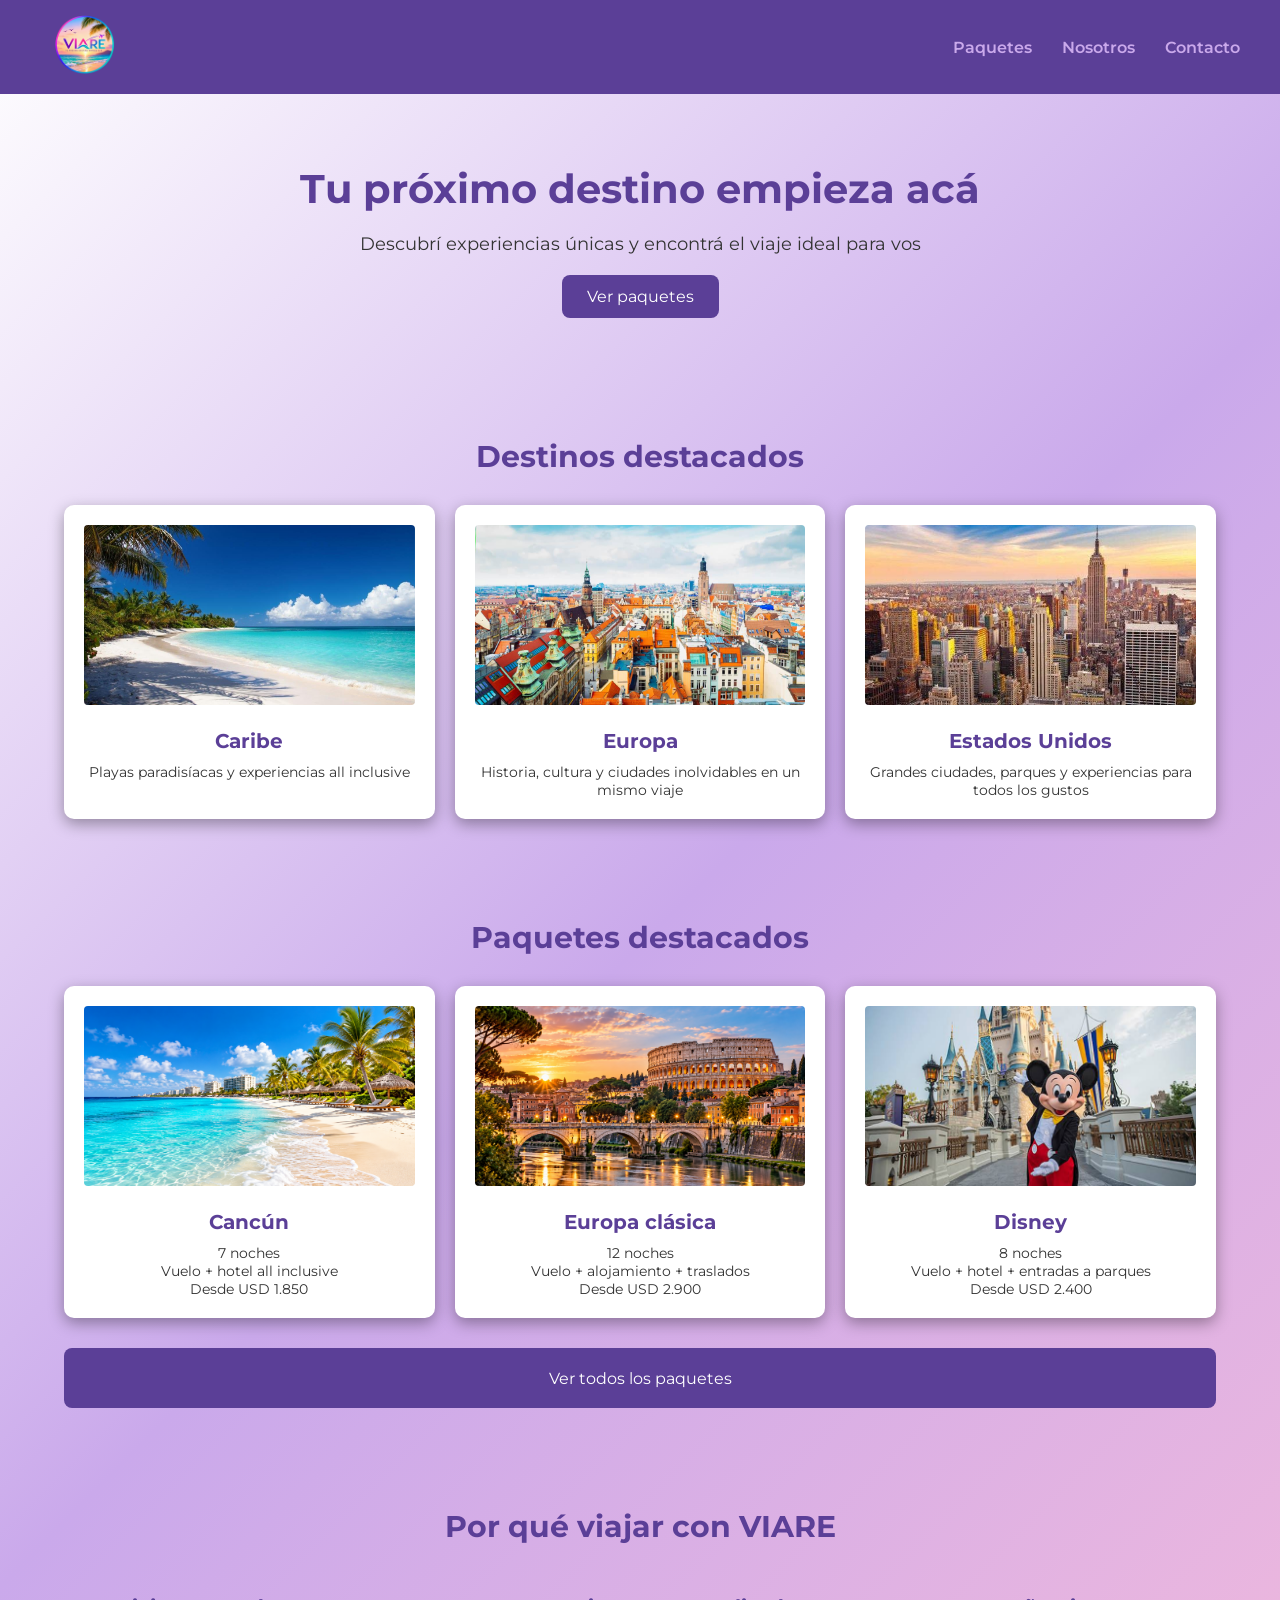
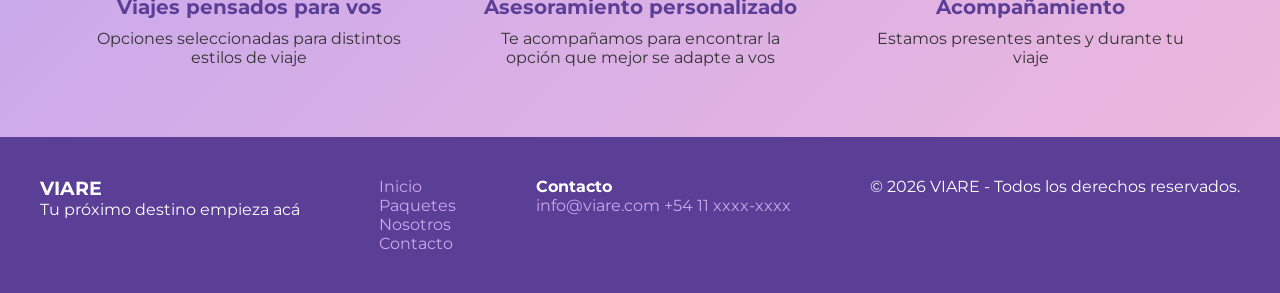
<file: index.html>
<!doctype html>
<html lang="es">
  <head>
    <meta charset="UTF-8" />
    <meta name="viewport" content="width=device-width, initial-scale=1.0" />

    <link rel="preconnect" href="https://fonts.googleapis.com" />
    <link rel="preconnect" href="https://fonts.gstatic.com" crossorigin />

    <link
      href="https://fonts.googleapis.com/css2?family=Montserrat:ital,wght@0,100..900;1,100..900&display=swap"
      rel="stylesheet"
    />

    <link rel="stylesheet" href="./css/styles.css" />

    <title>Viare | tu próximo destino</title>
  </head>
  <body>
    <header>
      <div>
        <a href="./index.html">
          <img src="./img/logo.png" alt="Logo Viare" />
        </a>
      </div>

      <nav>
        <ul>
          <li><a href="./pages/paquetes.html">Paquetes</a></li>
          <li><a href="./pages/nosotros.html">Nosotros</a></li>
          <li><a href="./pages/contacto.html">Contacto</a></li>
        </ul>
      </nav>
    </header>

    <main>
      <section class="hero">
        <h1>Tu próximo destino empieza acá</h1>
        <p>Descubrí experiencias únicas y encontrá el viaje ideal para vos</p>
        <a href="./pages/paquetes.html">Ver paquetes</a>
      </section>

      <section class="destinos">
        <h2>Destinos destacados</h2>
        <div class="tarjetas">
          <article>
            <img src="./img/caribe.jpg" alt="Playa del Caribe" />
            <h3>Caribe</h3>
            <p>Playas paradisíacas y experiencias all inclusive</p>
          </article>

          <article>
            <img src="./img/europa.jpg" alt="Destino turístico de Europa" />
            <h3>Europa</h3>
            <p>Historia, cultura y ciudades inolvidables en un mismo viaje</p>
          </article>

          <article>
            <img
              src="./img/estados-unidos.jpg"
              alt="Destino turístico de Estados Unidos"
            />
            <h3>Estados Unidos</h3>
            <p>
              Grandes ciudades, parques y experiencias para todos los gustos
            </p>
          </article>
        </div>
      </section>

      <section class="paquetes-destacados">
        <h2>Paquetes destacados</h2>
        <div class="tarjetas">
          <article>
            <img src="./img/cancun.png" alt="Playa de Cancún" />
            <h3>Cancún</h3>
            <p>7 noches</p>
            <p>Vuelo + hotel all inclusive</p>
            <p>Desde USD 1.850</p>
          </article>

          <article>
            <img src="./img/europa-clasica.png" alt="Viaje por Europa" />
            <h3>Europa clásica</h3>
            <p>12 noches</p>
            <p>Vuelo + alojamiento + traslados</p>
            <p>Desde USD 2.900</p>
          </article>

          <article>
            <img src="./img/disney.jpg" alt="Parques de Disney" />
            <h3>Disney</h3>
            <p>8 noches</p>
            <p>Vuelo + hotel + entradas a parques</p>
            <p>Desde USD 2.400</p>
          </article>
        </div>
        <a href="./pages/paquetes.html">Ver todos los paquetes</a>
      </section>

      <section class="beneficios">
        <h2>Por qué viajar con VIARE</h2>
        <div class="beneficios-contenedor">
          <div>
            <h3>Viajes pensados para vos</h3>
            <p>Opciones seleccionadas para distintos estilos de viaje</p>
          </div>

          <div>
            <h3>Asesoramiento personalizado</h3>
            <p>
              Te acompañamos para encontrar la opción que mejor se adapte a vos
            </p>
          </div>

          <div>
            <h3>Acompañamiento</h3>
            <p>Estamos presentes antes y durante tu viaje</p>
          </div>
        </div>
      </section>
    </main>

    <footer>
      <div>
        <h3>VIARE</h3>
        <p>Tu próximo destino empieza acá</p>
      </div>

      <nav>
        <ul>
          <li><a href="./index.html">Inicio</a></li>
          <li><a href="./pages/paquetes.html">Paquetes</a></li>
          <li><a href="./pages/nosotros.html">Nosotros</a></li>
          <li><a href="./pages/contacto.html">Contacto</a></li>
        </ul>
      </nav>

      <div>
        <h4>Contacto</h4>
        <a href="mailto:info@viare.com">info@viare.com</a>
        <a href="tel:+5411xxxxxxxx">+54 11 xxxx-xxxx</a>
      </div>

      <p>© 2026 VIARE - Todos los derechos reservados.</p>
    </footer>
  </body>
</html>
</file>
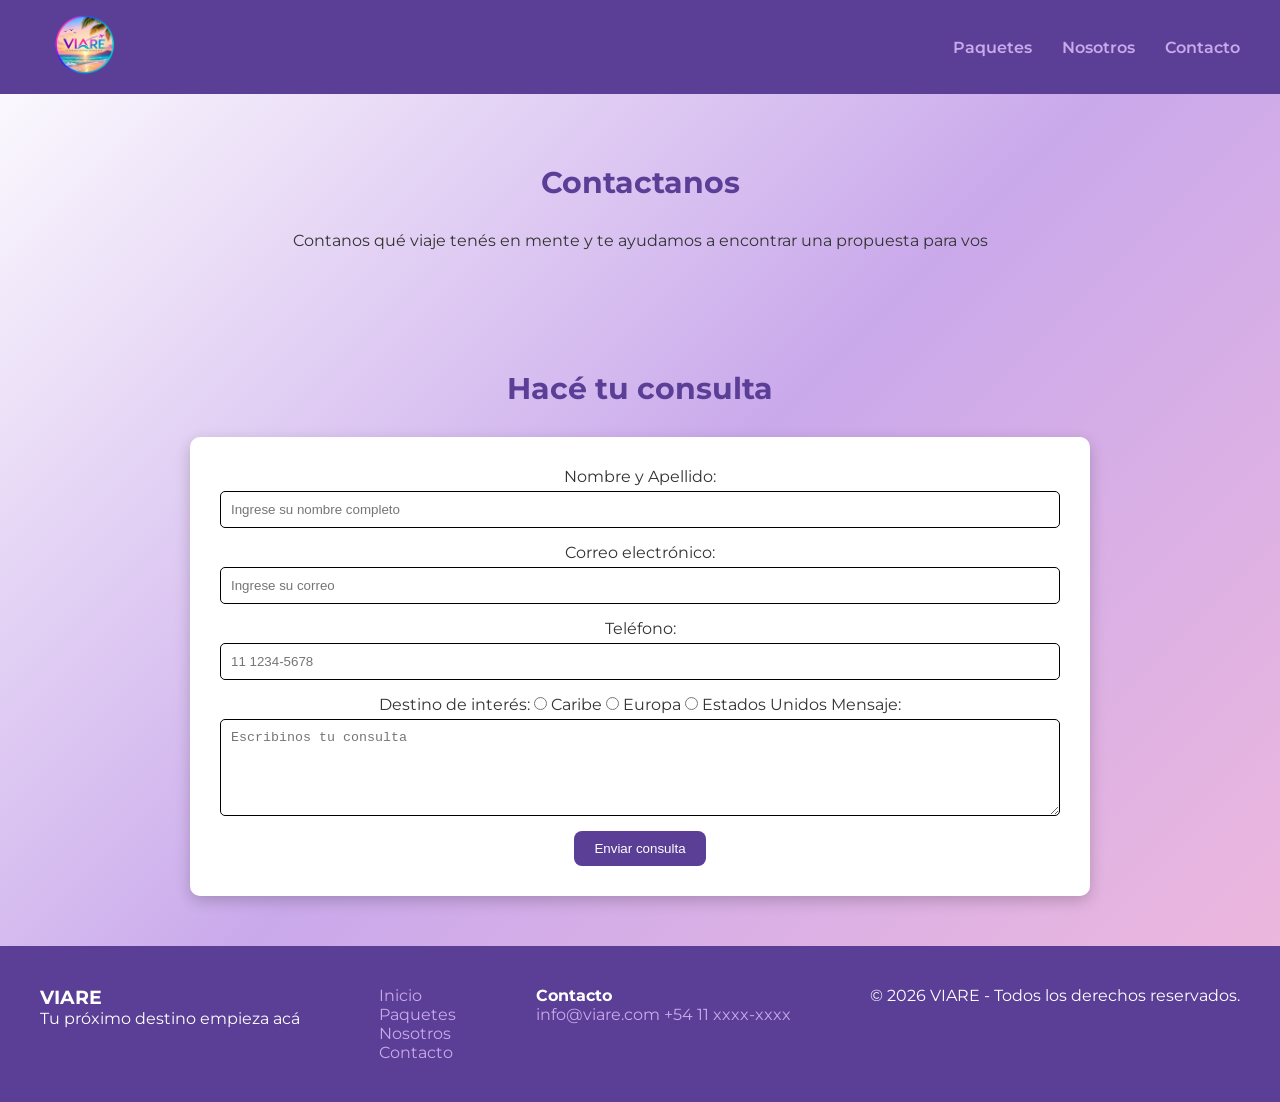
<file: pages/contacto.html>
<!doctype html>
<html lang="es">
  <head>
    <meta charset="UTF-8" />
    <meta name="viewport" content="width=device-width, initial-scale=1.0" />

    <link rel="preconnect" href="https://fonts.googleapis.com" />
    <link rel="preconnect" href="https://fonts.gstatic.com" crossorigin />

    <link
      href="https://fonts.googleapis.com/css2?family=Montserrat:ital,wght@0,100..900;1,100..900&display=swap"
      rel="stylesheet"
    />

    <link rel="stylesheet" href="../css/styles.css" />
    <title>Viare | Contacto</title>
  </head>
  <body>
    <header>
      <div>
        <a href="../index.html">
          <img src="../img/logo.png" alt="Logo Viare" />
        </a>
      </div>

      <nav>
        <ul>
          <li><a href="./paquetes.html">Paquetes</a></li>
          <li><a href="./nosotros.html">Nosotros</a></li>
          <li><a href="./contacto.html">Contacto</a></li>
        </ul>
      </nav>
    </header>
    <main>
      <section class="presentacion">
        <h1>Contactanos</h1>
        <p>
          Contanos qué viaje tenés en mente y te ayudamos a encontrar una
          propuesta para vos
        </p>
      </section>
      <section class="contacto-form">
        <h2>Hacé tu consulta</h2>

        <form action="./gracias.html" method="get" target="_self">
          <fieldset>
            <label for="nombre">Nombre y Apellido:</label>
            <input
              type="text"
              id="nombre"
              name="nombre"
              placeholder="Ingrese su nombre completo"
              required
            />

            <label for="email">Correo electrónico:</label>
            <input
              type="email"
              id="email"
              name="email"
              placeholder="Ingrese su correo"
              required
            />

            <label for="telefono">Teléfono:</label>
            <input
              type="tel"
              id="telefono"
              name="telefono"
              pattern="[0-9]+"
              placeholder="11 1234-5678"
              required
            />

            <label for="destino">Destino de interés:</label>
            <input type="radio" id="caribe" name="destino" value="caribe" />
            <label for="caribe">Caribe</label>

            <input type="radio" id="europa" name="destino" value="europa" />
            <label for="europa">Europa</label>

            <input
              type="radio"
              id="estados-unidos"
              name="destino"
              value="estados-unidos"
            />
            <label for="estados-unidos">Estados Unidos</label>

            <label for="mensaje">Mensaje:</label>
            <textarea
              id="mensaje"
              name="mensaje"
              rows="5"
              placeholder="Escribinos tu consulta"
              required
            ></textarea>

            <input type="submit" value="Enviar consulta" />
          </fieldset>
        </form>
      </section>
    </main>

    <footer>
      <div>
        <h3>VIARE</h3>
        <p>Tu próximo destino empieza acá</p>
      </div>

      <nav>
        <ul>
          <li><a href="../index.html">Inicio</a></li>
          <li><a href="./paquetes.html">Paquetes</a></li>
          <li><a href="./nosotros.html">Nosotros</a></li>
          <li><a href="./contacto.html">Contacto</a></li>
        </ul>
      </nav>

      <div>
        <h4>Contacto</h4>
        <a href="mailto:info@viare.com">info@viare.com</a>
        <a href="tel:+5411xxxxxxxx">+54 11 xxxx-xxxx</a>
      </div>

      <p>© 2026 VIARE - Todos los derechos reservados.</p>
    </footer>
  </body>
</html>
</file>
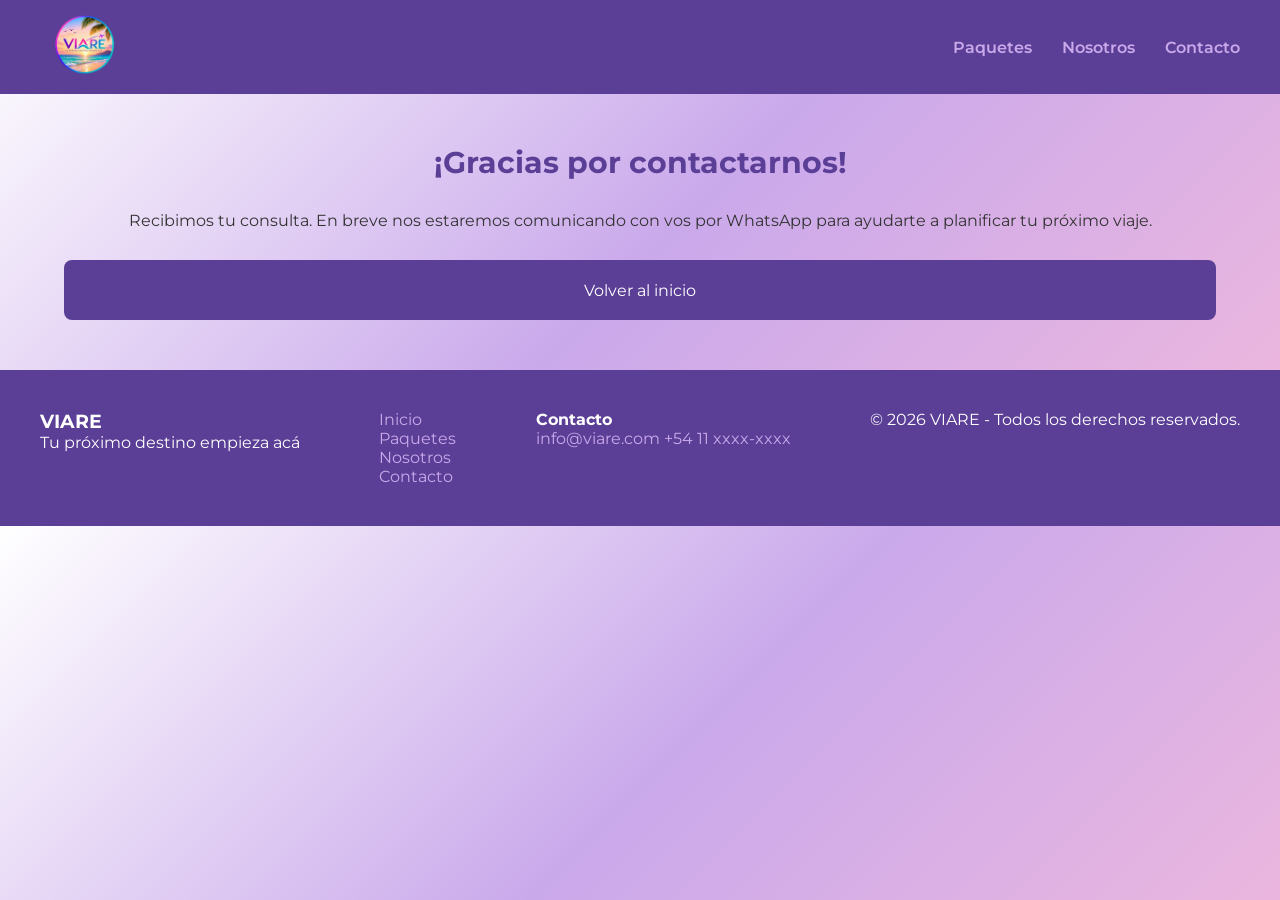
<file: pages/gracias.html>
<!doctype html>
<html lang="es">
  <head>
    <meta charset="UTF-8" />
    <meta name="viewport" content="width=device-width, initial-scale=1.0" />

    <link rel="preconnect" href="https://fonts.googleapis.com" />
    <link rel="preconnect" href="https://fonts.gstatic.com" crossorigin />

    <link
      href="https://fonts.googleapis.com/css2?family=Montserrat:ital,wght@0,100..900;1,100..900&display=swap"
      rel="stylesheet"
    />

    <link rel="stylesheet" href="../css/styles.css" />
    <title>Viare | Contacto</title>
  </head>
  <body>
    <header>
      <div>
        <a href="../index.html">
          <img src="../img/logo.png" alt="Logo Viare" />
        </a>
      </div>

      <nav>
        <ul>
          <li><a href="./paquetes.html">Paquetes</a></li>
          <li><a href="./nosotros.html">Nosotros</a></li>
          <li><a href="./contacto.html">Contacto</a></li>
        </ul>
      </nav>
    </header>
    <main>
      <section class="gracias">
        <h1>¡Gracias por contactarnos!</h1>

        <p>
          Recibimos tu consulta. En breve nos estaremos comunicando con vos por
          WhatsApp para ayudarte a planificar tu próximo viaje.
        </p>

        <a href="../index.html">Volver al inicio</a>
      </section>
    </main>

    <footer>
      <div>
        <h3>VIARE</h3>
        <p>Tu próximo destino empieza acá</p>
      </div>

      <nav>
        <ul>
          <li><a href="../index.html">Inicio</a></li>
          <li><a href="./paquetes.html">Paquetes</a></li>
          <li><a href="./nosotros.html">Nosotros</a></li>
          <li><a href="./contacto.html">Contacto</a></li>
        </ul>
      </nav>

      <div>
        <h4>Contacto</h4>
        <a href="mailto:info@viare.com">info@viare.com</a>
        <a href="tel:+5411xxxxxxxx">+54 11 xxxx-xxxx</a>
      </div>

      <p>© 2026 VIARE - Todos los derechos reservados.</p>
    </footer>
  </body>
</html>
</file>
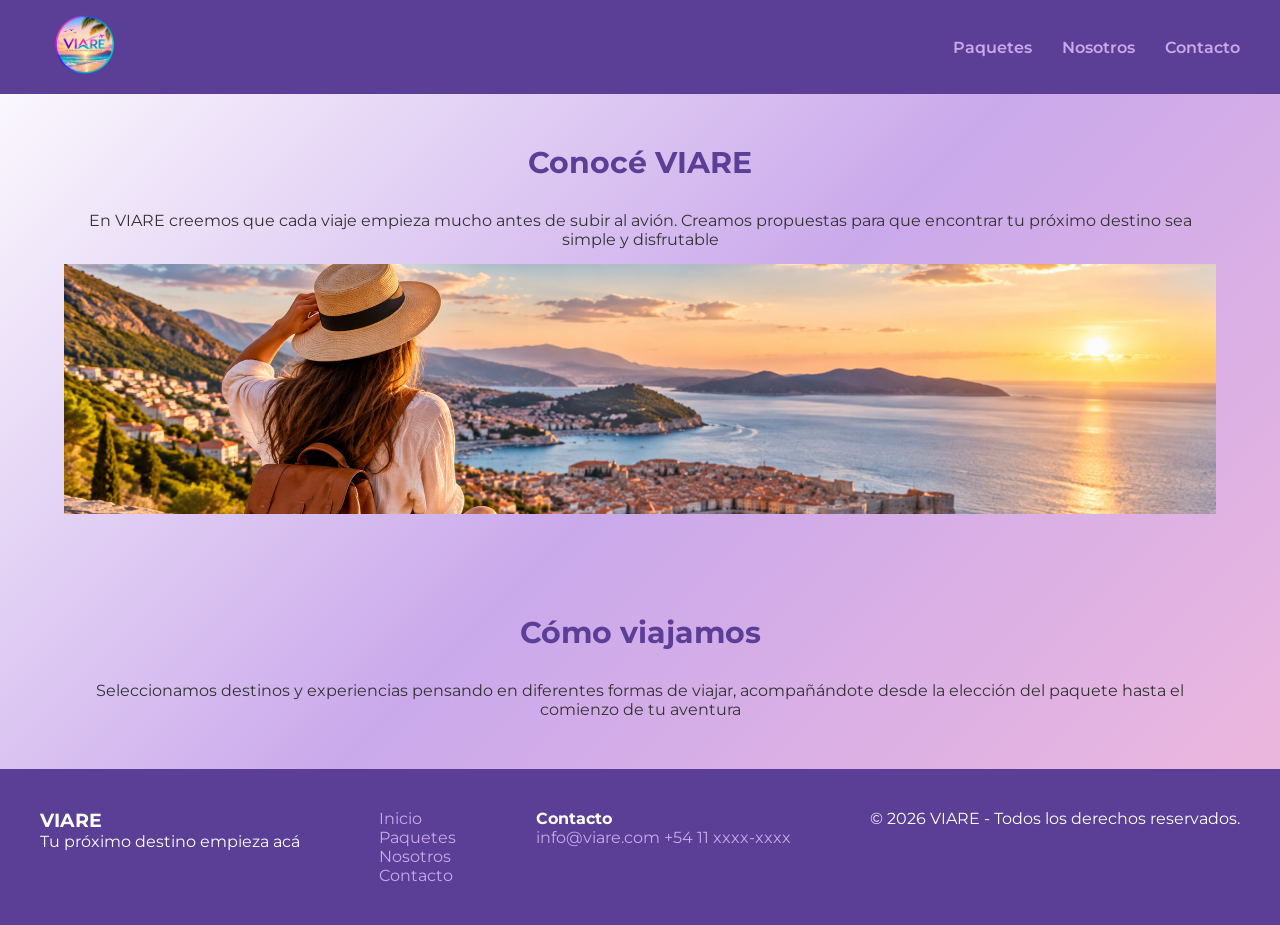
<file: pages/nosotros.html>
<!doctype html>
<html lang="es">
  <head>
    <meta charset="UTF-8" />
    <meta name="viewport" content="width=device-width, initial-scale=1.0" />

    <link rel="preconnect" href="https://fonts.googleapis.com" />
    <link rel="preconnect" href="https://fonts.gstatic.com" crossorigin />

    <link
      href="https://fonts.googleapis.com/css2?family=Montserrat:ital,wght@0,100..900;1,100..900&display=swap"
      rel="stylesheet"
    />

    <link rel="stylesheet" href="../css/styles.css" />

    <title>Viare | Nosotros</title>
  </head>
  <body>
    <header>
      <div>
        <a href="../index.html">
          <img src="../img/logo.png" alt="Logo Viare" />
        </a>
      </div>

      <nav>
        <ul>
          <li><a href="./paquetes.html">Paquetes</a></li>
          <li><a href="./nosotros.html">Nosotros</a></li>
          <li><a href="./contacto.html">Contacto</a></li>
        </ul>
      </nav>
    </header>
    <main>
      <section class="nosotros">
        <h1>Conocé VIARE</h1>
        <p>
          En VIARE creemos que cada viaje empieza mucho antes de subir al avión.
          Creamos propuestas para que encontrar tu próximo destino sea simple y
          disfrutable
        </p>

        <img src="../img/nosotros.png" alt="Experiencia de viaje" />
      </section>
      <section class="nosotros-viajes">
        <h2>Cómo viajamos</h2>
        <p>
          Seleccionamos destinos y experiencias pensando en diferentes formas de
          viajar, acompañándote desde la elección del paquete hasta el comienzo
          de tu aventura
        </p>
      </section>
    </main>
    <footer>
      <div>
        <h3>VIARE</h3>
        <p>Tu próximo destino empieza acá</p>
      </div>

      <nav>
        <ul>
          <li><a href="../index.html">Inicio</a></li>
          <li><a href="./paquetes.html">Paquetes</a></li>
          <li><a href="./nosotros.html">Nosotros</a></li>
          <li><a href="./contacto.html">Contacto</a></li>
        </ul>
      </nav>

      <div>
        <h4>Contacto</h4>
        <a href="mailto:info@viare.com">info@viare.com</a>
        <a href="tel:+5411xxxxxxxx">+54 11 xxxx-xxxx</a>
      </div>

      <p>© 2026 VIARE - Todos los derechos reservados.</p>
    </footer>
  </body>
</html>
</file>
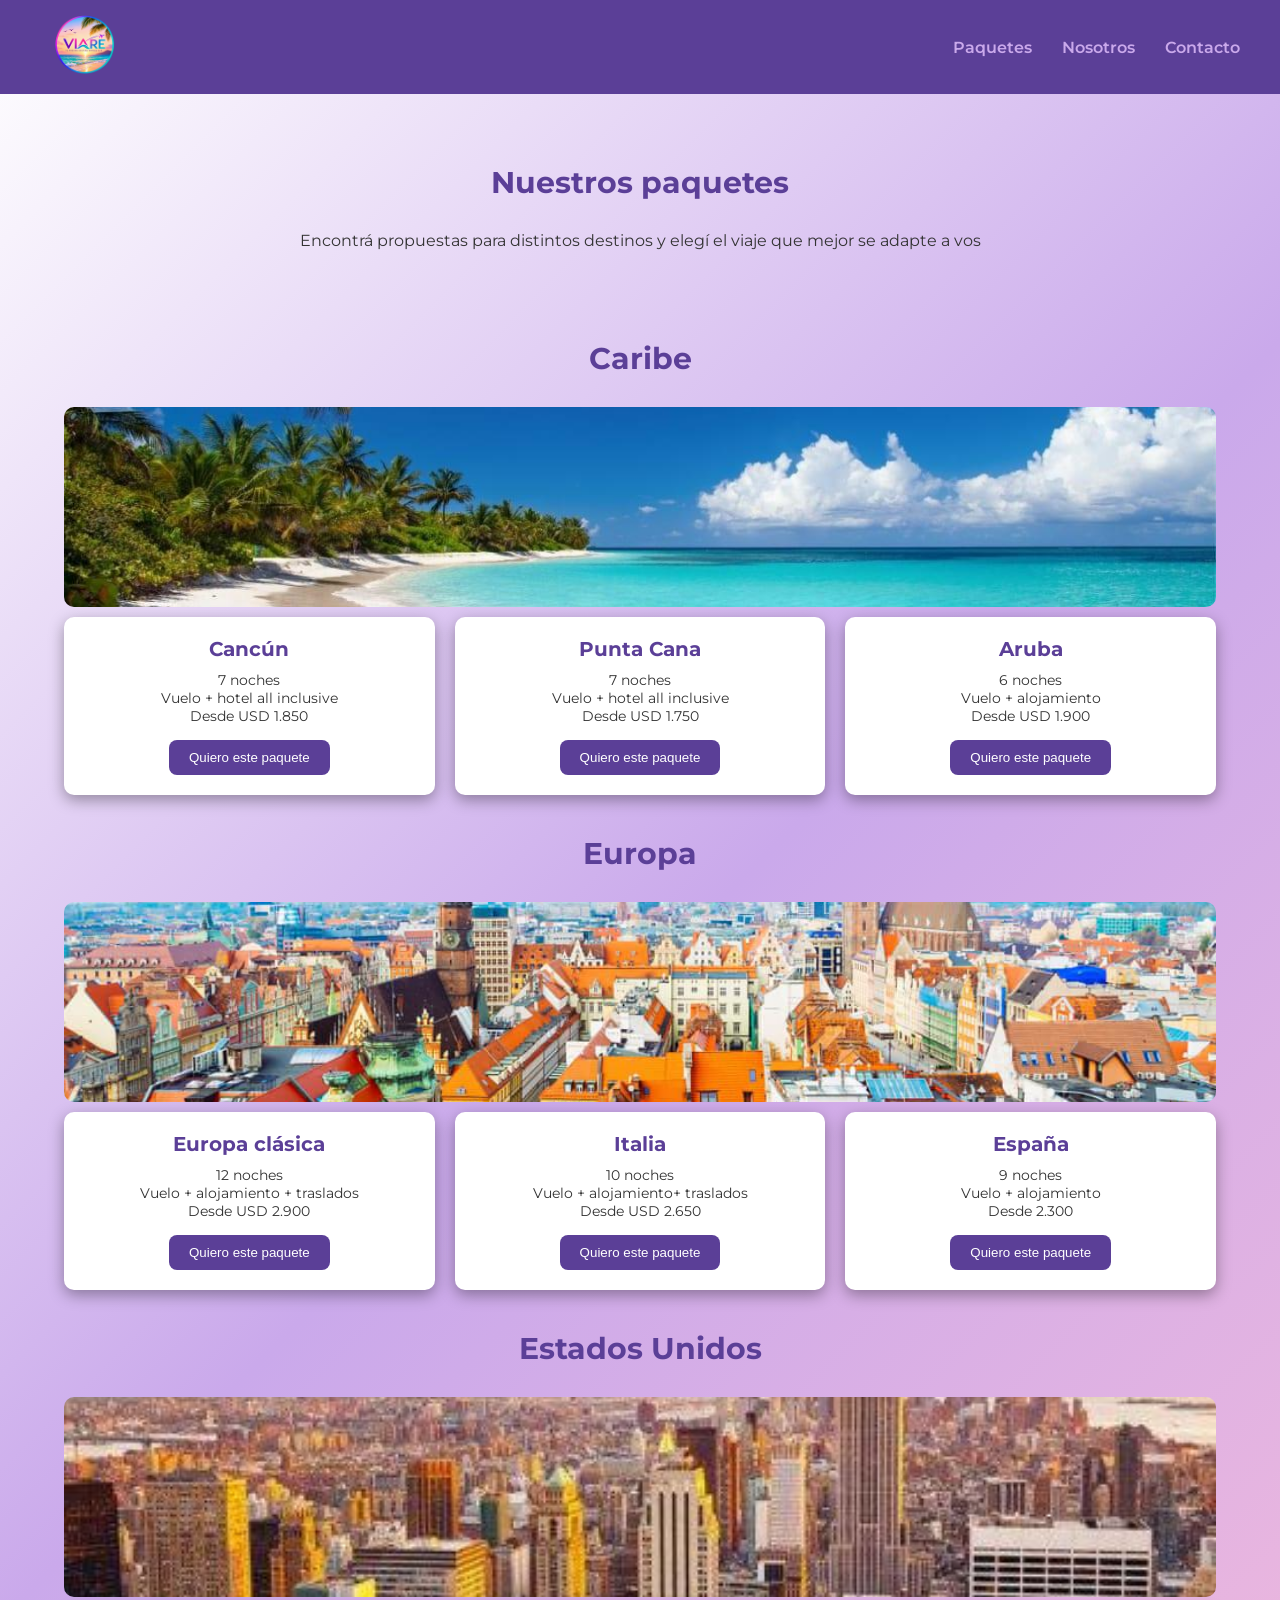
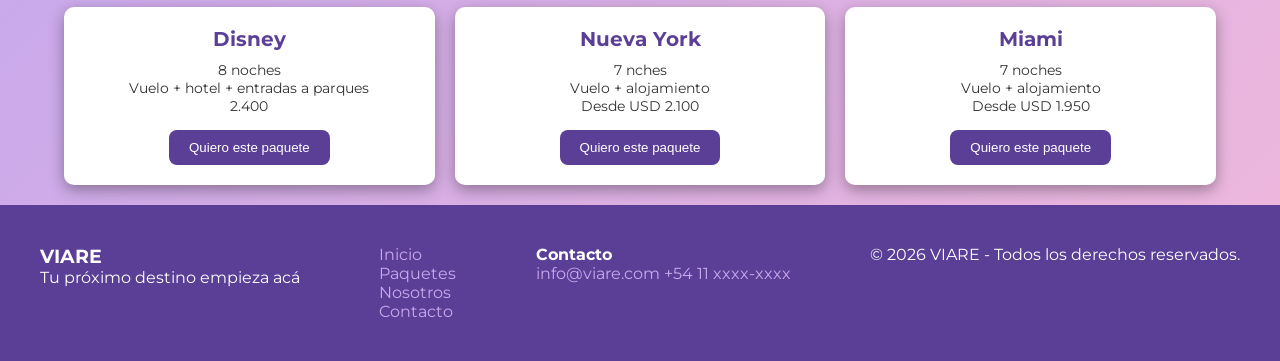
<file: pages/paquetes.html>
<!doctype html>
<html lang="es">
  <head>
    <meta charset="UTF-8" />
    <meta name="viewport" content="width=device-width, initial-scale=1.0" />

    <link rel="preconnect" href="https://fonts.googleapis.com" />
    <link rel="preconnect" href="https://fonts.gstatic.com" crossorigin />

    <link
      href="https://fonts.googleapis.com/css2?family=Montserrat:ital,wght@0,100..900;1,100..900&display=swap"
      rel="stylesheet"
    />

    <link rel="stylesheet" href="../css/styles.css" />

    <title>Viare | Paquetes</title>
  </head>
  <body>
    <header>
      <div>
        <a href="../index.html">
          <img src="../img/logo.png" alt="Logo Viare" />
        </a>
      </div>

      <nav>
        <ul>
          <li><a href="./paquetes.html">Paquetes</a></li>
          <li><a href="./nosotros.html">Nosotros</a></li>
          <li><a href="./contacto.html">Contacto</a></li>
        </ul>
      </nav>
    </header>

    <main>
      <section class="presentacion">
        <h1>Nuestros paquetes</h1>
        <p>
          Encontrá propuestas para distintos destinos y elegí el viaje que mejor
          se adapte a vos
        </p>
      </section>

      <section class="categoria-paquetes">
        <h2>Caribe</h2>

        <img
          class="categoria-portada"
          src="../img/caribe.jpg"
          alt="Playas del Caribe"
        />

        <div class="tarjetas">
          <article>
            <h3>Cancún</h3>
            <p>7 noches</p>
            <p>Vuelo + hotel all inclusive</p>
            <p>Desde USD 1.850</p>
            <button type="button">Quiero este paquete</button>
          </article>

          <article>
            <h3>Punta Cana</h3>
            <p>7 noches</p>
            <p>Vuelo + hotel all inclusive</p>
            <p>Desde USD 1.750</p>
            <button type="button">Quiero este paquete</button>
          </article>

          <article>
            <h3>Aruba</h3>
            <p>6 noches</p>
            <p>Vuelo + alojamiento</p>
            <p>Desde USD 1.900</p>
            <button type="button">Quiero este paquete</button>
          </article>
        </div>
      </section>

      <section class="categoria-paquetes">
        <h2>Europa</h2>

        <img
          class="categoria-portada"
          src="../img/europa.jpg"
          alt="Playas del Caribe"
        />

        <div class="tarjetas">
          <article>
            <h3>Europa clásica</h3>
            <p>12 noches</p>
            <p>Vuelo + alojamiento + traslados</p>
            <p>Desde USD 2.900</p>
            <button type="button">Quiero este paquete</button>
          </article>

          <article>
            <h3>Italia</h3>
            <p>10 noches</p>
            <p>Vuelo + alojamiento+ traslados</p>
            <p>Desde USD 2.650</p>
            <button type="button">Quiero este paquete</button>
          </article>

          <article>
            <h3>España</h3>
            <p>9 noches</p>
            <p>Vuelo + alojamiento</p>
            <p>Desde 2.300</p>
            <button type="button">Quiero este paquete</button>
          </article>
        </div>
      </section>

      <section class="categoria-paquetes">
        <h2>Estados Unidos</h2>

        <img
          class="categoria-portada"
          src="../img/estados-unidos.jpg"
          alt="Playas del Caribe"
        />

        <div class="tarjetas">
          <article>
            <h3>Disney</h3>
            <p>8 noches</p>
            <p>Vuelo + hotel + entradas a parques</p>
            <p>2.400</p>
            <button type="button">Quiero este paquete</button>
          </article>

          <article>
            <h3>Nueva York</h3>
            <p>7 nches</p>
            <p>Vuelo + alojamiento</p>
            <p>Desde USD 2.100</p>
            <button type="button">Quiero este paquete</button>
          </article>

          <article>
            <h3>Miami</h3>
            <p>7 noches</p>
            <p>Vuelo + alojamiento</p>
            <p>Desde USD 1.950</p>
            <button type="button">Quiero este paquete</button>
          </article>
        </div>
      </section>
    </main>

    <footer>
      <div>
        <h3>VIARE</h3>
        <p>Tu próximo destino empieza acá</p>
      </div>

      <nav>
        <ul>
          <li><a href="../index.html">Inicio</a></li>
          <li><a href="./paquetes.html">Paquetes</a></li>
          <li><a href="./nosotros.html">Nosotros</a></li>
          <li><a href="./contacto.html">Contacto</a></li>
        </ul>
      </nav>

      <div>
        <h4>Contacto</h4>
        <a href="mailto:info@viare.com">info@viare.com</a>
        <a href="tel:+5411xxxxxxxx">+54 11 xxxx-xxxx</a>
      </div>

      <p>© 2026 VIARE - Todos los derechos reservados.</p>
    </footer>
  </body>
</html>
</file>
<file: css/styles.css>
* {
  margin: 0;
  padding: 0;
  box-sizing: border-box;
}

:root {
  --violeta-viare: #5b3f97;
  --rosa-viare: #d45ca6;
  --texto-viare: #333333;
  --blanco: #ffffff;
  --lila-claro: #caa9eb;
  --rosa-claro: #f1b9dc;
}

html {
  font-size: 62.5%;
}

body {
  font-family: "Montserrat", sans-serif;
  font-size: 1.6rem;
  color: var(--texto-viare);
  background: linear-gradient(
    135deg,
    var(--blanco),
    var(--lila-claro),
    var(--rosa-claro)
  );
}

header {
  display: flex;
  justify-content: space-between;
  align-items: center;
  padding: 1.5rem 4rem;
  background-color: #5b3f97;
}

header img {
  width: 9rem;
}

header nav ul {
  display: flex;
  list-style: none;
  gap: 3rem;
}

header nav a {
  text-decoration: none;
  color: var(--violeta-viare);
  font-weight: 600;
  color: var(--lila-claro);
}

header nav a:hover {
  color: var(--rosa-viare);
}

main {
  width: 90%;
  max-width: 120rem;
  margin: 0 auto;
}

.hero,
.presentacion,
.nosotros {
  padding: 7rem 2rem;
  text-align: center;
}

.hero h1 {
  font-size: 4rem;
  color: var(--violeta-viare);
  margin-bottom: 2rem;
}

.hero p {
  font-size: 1.8rem;
  max-width: 70rem;
  margin: 0 auto 2rem;
}

.hero a,
.paquetes-destacados a {
  display: inline-block;
  padding: 1.2rem 2.5rem;
  text-decoration: none;
  background-color: var(--violeta-viare);
  color: var(--blanco);
  border-radius: 0.8rem;
}

.hero a:hover {
  background-color: var(--rosa-viare);
  border-radius: 0.8rem;
  padding: 1.2rem 2.5rem;
}

.paquetes-destacados a,
.gracias a {
  display: flex;
  width: 100%;
  height: 6rem;
  margin-top: 3rem;
  text-decoration: none;
  background-color: var(--violeta-viare);
  color: var(--blanco);
  border-radius: 0.8rem;
  justify-content: center;
  align-items: center;
}

.paquetes-destacados a:hover,
.gracias a:hover {
  background-color: var(--rosa-viare);
}

.destinos,
.paquetes-destacados,
.nosotros,
.nosotros-viajes,
.beneficios,
.contacto-form,
.gracias {
  padding: 5rem 0;
  text-align: center;
}

.destinos h2,
.nosotros-viajes h2,
.presentacion h1,
.nosotros h1,
.categoria-paquetes h2,
.paquetes-destacados h2,
.beneficios h2,
.contacto-form h2,
.gracias h1 {
  font-size: 3rem;
  color: var(--violeta-viare);
  margin-bottom: 3rem;
}

.beneficios-contenedor {
  display: flex;
  gap: 2rem;
}

.beneficios-contenedor > div {
  flex: 1;
  padding: 2rem;
}

.beneficios-contenedor h3 {
  font-size: 2rem;
  color: var(--violeta-viare);
  margin-bottom: 1rem;
}

.tarjetas {
  display: flex;
  gap: 2rem;
}

.tarjetas article {
  flex: 1;
  padding: 2rem;
  background-color: var(--blanco);
  border-radius: 1rem;
  box-shadow: rgba(0, 0, 0, 0.35) 0px 5px 15px;
}

.tarjetas article img {
  width: 100%;
  height: 18rem;
  object-fit: cover;
  margin-bottom: 2rem;
  border-radius: 0.4rem;
}

.tarjetas article h3 {
  font-size: 2rem;
  color: var(--violeta-viare);
  margin-bottom: 1rem;
}

.tarjetas article p {
  font-size: 1.4rem;
}

.categoria-paquetes {
  padding: 2rem 0;
  text-align: center;
}
.categoria-paquetes img {
  display: flex;
  width: 100%;
  height: 20rem;
  object-fit: cover;
  margin-bottom: 1rem;
  border-radius: 1rem;
  margin-top: 1rem;
}

.nosotros img {
  display: flex;
  width: 100%;
  height: 25rem;
  object-fit: cover;
  margin-top: 1.5rem;
}

.tarjetas button {
  margin-top: 1.5rem;
  padding: 1rem 2rem;
  background-color: var(--violeta-viare);
  color: var(--blanco);
  border: none;
  border-radius: 0.8rem;
}

.tarjetas button:hover {
  background-color: var(--rosa-viare);
  cursor: pointer;
}

.contacto-form form {
  max-width: 90rem;
  margin: 0 auto;
}

.contacto-form fieldset {
  padding: 3rem;
  border: none;
  border-radius: 1rem;
  background-color: var(--blanco);
  box-shadow: rgba(0, 0, 0, 0.2) 0px 5px 15px;
}

.contacto-form legend {
  color: var(--violeta-viare);
  font-weight: 600;
  font-size: 2rem;
}

.contacto-form input[type="text"],
.contacto-form input[type="email"],
.contacto-form input[type="tel"],
.contacto-form textarea {
  width: 100%;
  padding: 1rem;
  margin: 0.5rem 0 1.5rem;
  border: 1px solid;
  border-radius: 0.5rem;
}

.contacto-form label [for="mensaje"] {
  display: block;
  margin-top: 2rem;
  margin-bottom: 1rem;
}

.contacto-form textarea {
  display: block;
  width: 100%;
  padding: 1rem;
  border-radius: 0.5rem;
  resize: vertical;
}

.contacto-form input[type="submit"] {
  padding: 1rem 2rem;
  background-color: var(--violeta-viare);
  color: var(--blanco);
  border: none;
  border-radius: 0.8rem;
  cursor: pointer;
}

.contacto-form input[type="submit"]:hover {
  background-color: var(--rosa-viare);
}

footer {
  display: flex;
  justify-content: space-between;
  align-items: flex-start;
  padding: 4rem;
  background-color: var(--violeta-viare);
  color: var(--blanco);
}

footer a {
  color: var(--lila-claro);
  text-decoration: none;
}

footer ul {
  list-style: none;
}
</file>
